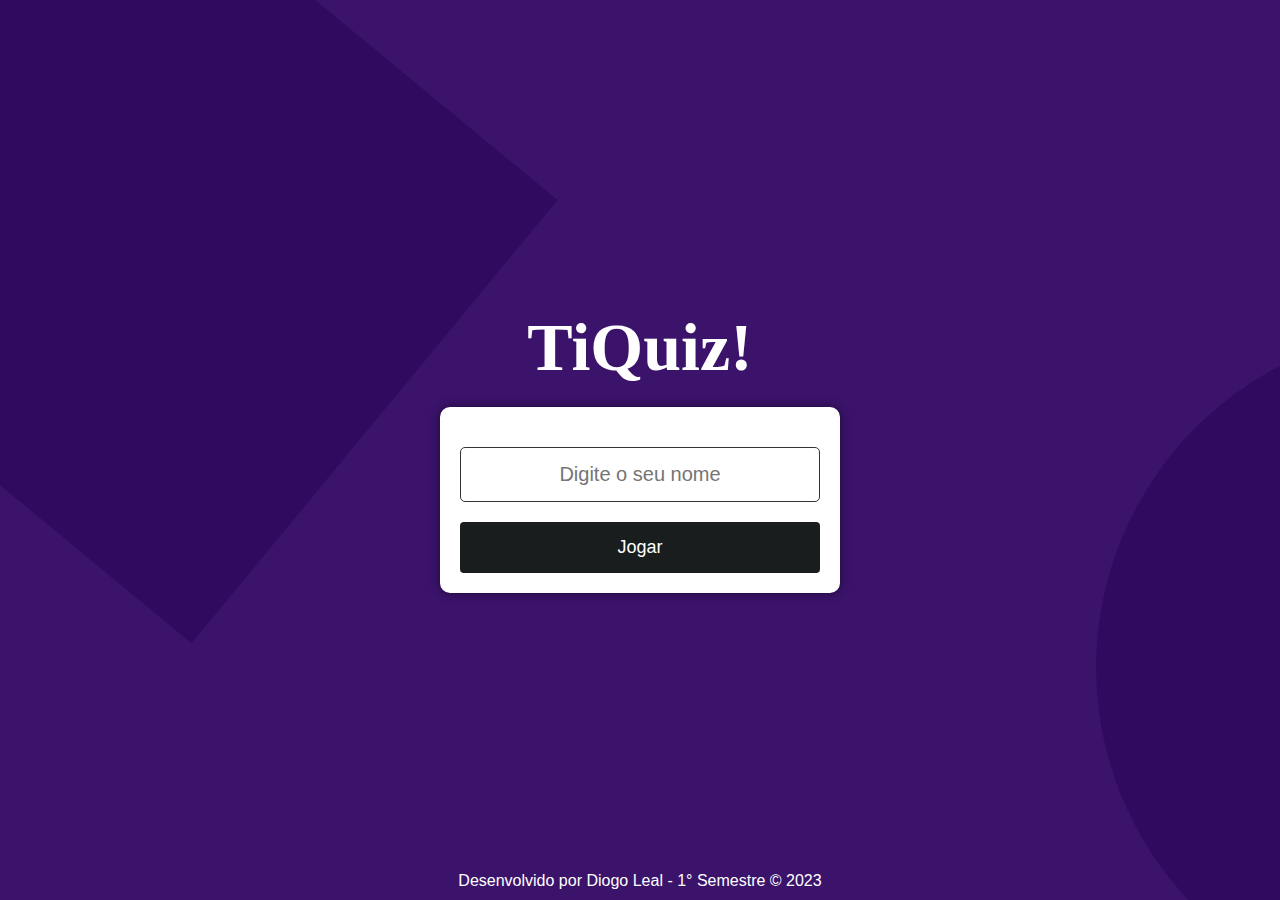
<file: Source/index.html>
<!DOCTYPE html>
<html lang="en">
<head>
    <meta charset="UTF-8">
    <meta name="viewport" content="width=device-width, initial-scale=1.0">
    <link rel="icon" type="image/x-icon" href="../Imagens_PP/decode.png">
    <link rel="stylesheet" href="style.css">
    <title>TiQuiz</title>
</head>
<body>
    <h1 class="title">TiQuiz!</h1>
    <div class="container">
        <div class="input-container">
            <input type="text" id="playerName" placeholder="Digite o seu nome" required>
        </div>
        <a class="play-button" href="#" onclick="startGame()">Jogar</a>
    </div>

    <footer class="footer">
        <p>Desenvolvido por Diogo Leal - 1° Semestre &copy; 2023</p>
    </footer>
    <script>
        function startGame() {
            var playerName = document.getElementById('playerName').value;
    
            // Verificar se o jogador digitou um nome
            if (playerName.trim() === "") {
                alert("Por favor, digite o seu nome antes de jogar.");
            } else {
                localStorage.setItem('playerName', playerName);
                window.location.href = 'game.html';
            }
        }
        // Adicionar evento de escuta para a tecla "Enter"
        document.getElementById('playerName').addEventListener('keyup', function(event) {
            if (event.key === 'Enter') {
                startGame();
            }
        });
    </script>
</body>
</html>
</file>
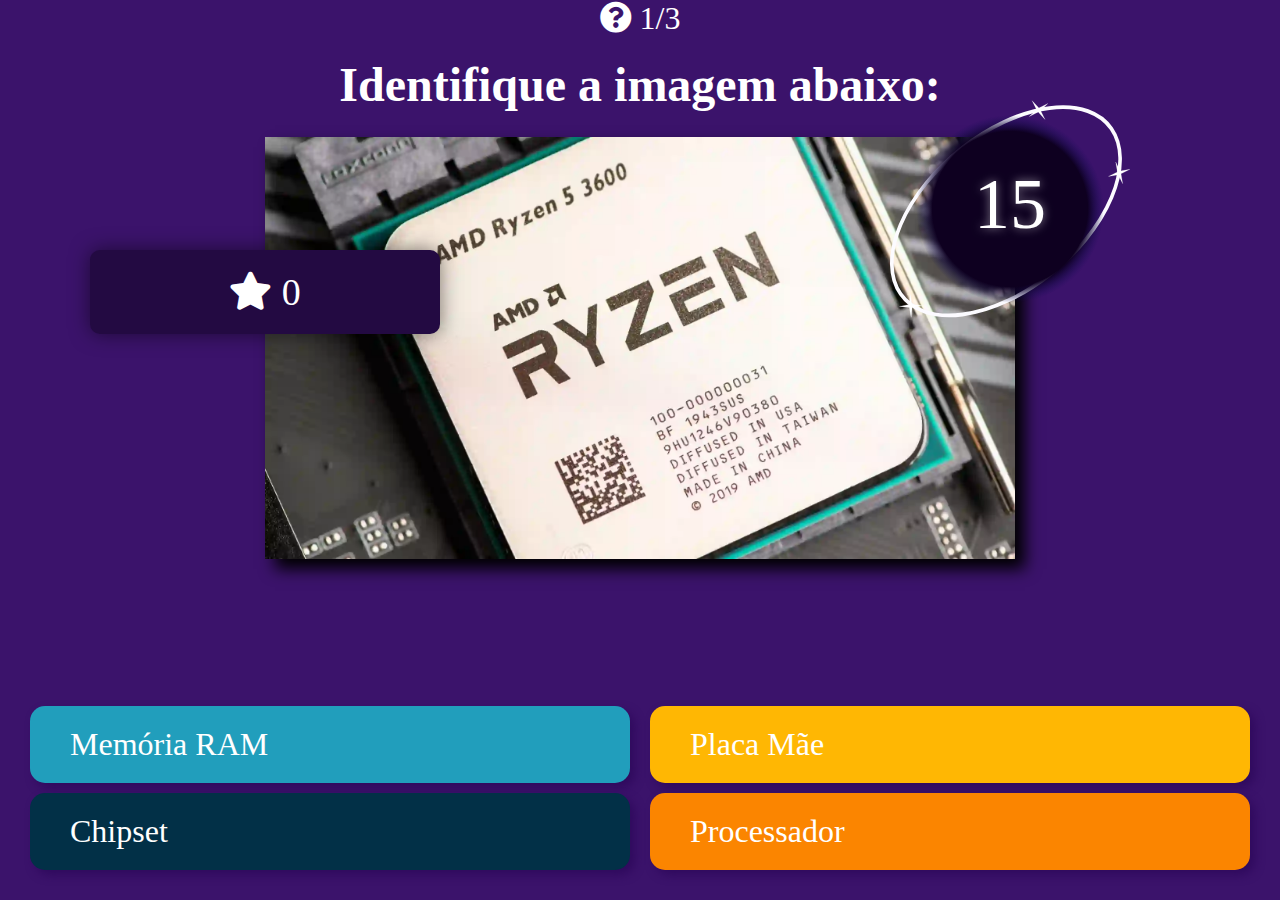
<file: Source/game.html>
<!DOCTYPE html>
<html lang="en">
<head>
    <meta charset="UTF-8">
    <meta name="viewport" content="width=device-width, initial-scale=1.0">
    <link rel="icon" type="image/x-icon" href="../Imagens_PP/decode.png">
    <link rel="stylesheet" href="quiz.css">
    <link rel="stylesheet" href="https://use.fontawesome.com/releases/v5.0.7/css/all.css">

    <title>TiQuiz</title>
</head>
<body>
    <div class="timer">15</div>
    <div class="question-counter">
        <i class="fas fa-question-circle"></i>
        <span id="questionCounter"></span>
    </div>
    <div class="score-container">
        <div id="playerName"></div>
        <div class="score">
            <i class="fas fa-star"></i>
            <span id="score">0</span>
        </div>
    </div>
    
    <div class="question-container">
        <h2>Tipo</h2>
    </div>
    <div class="image-container">
        <img class="image" src="" alt="Imagem da pergunta">
    </div>
    <div class="description-container">
        <h2>
            Descrição
        </h2>
    </div>
    <div class="answer-container">
        <div class="answer-stack answer-stack-left">
            <div class="answer-choice choice-a">first</div>
            <div class="answer-choice choice-b">second</div>
        </div>
        <div class="answer-stack answer-stack-right">
            <div class="answer-choice choice-c">third</div>
            <div class="answer-choice choice-d">fourth</div>
        </div>
    </div>
    <button id="play-again" style="display: none;">Tentar Novamente</button>
    <script src="main.js"></script>
</body>
</html>
</file>
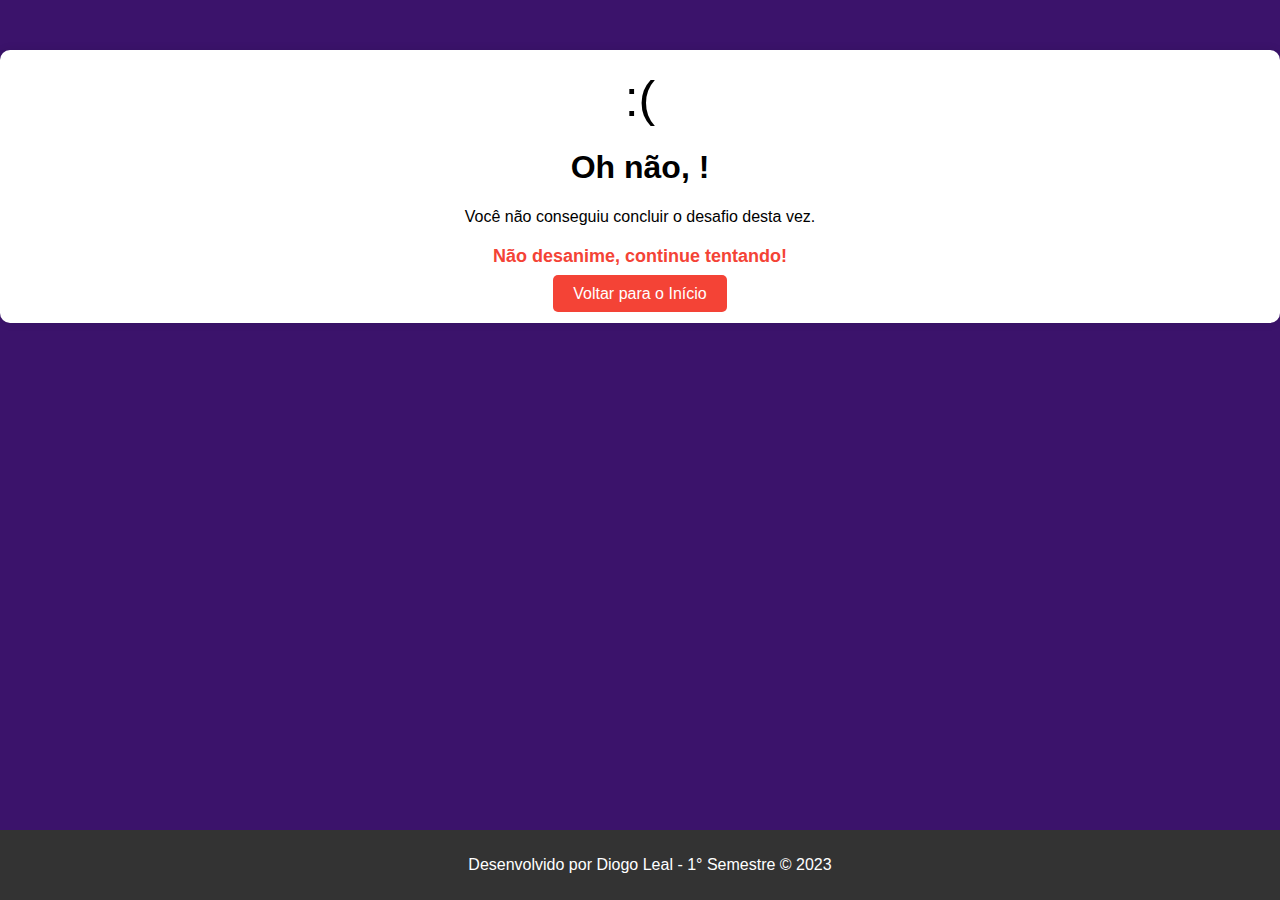
<file: Source/lost.html>
<!DOCTYPE html>
<html lang="en">
<head>
    <meta charset="UTF-8">
    <meta name="viewport" content="width=device-width, initial-scale=1.0">
    <link rel="icon" type="image/x-icon" href="../Imagens_PP/decode.png">
    <style>
        body {
            font-family: Arial, sans-serif;
            background-color: #3b136b;
            margin: 0;
            padding: 0;
        }

        .lost-container {
            text-align: center;
            margin-top: 50px;
            padding: 20px;
            background-color: #fff;
            border-radius: 10px;
            box-shadow: 0 0 10px rgba(0, 0, 0, 0.1);
        }

        .sad-face {
            font-size: 50px;
            margin-bottom: 20px;
        }

        .message {
            color: #f44336;
            font-size: 18px;
            font-weight: bold;
            margin-top: 20px;
        }

        .back-to-index {
            margin-top: 20px;
            padding: 10px 20px;
            font-size: 16px;
            background-color: #f44336;
            color: #fff;
            text-decoration: none;
            border-radius: 5px;
            cursor: pointer;
        }
        
        .back-to-index:hover{
            box-shadow: 0 3px 6px rgba(0, 0, 0, 0.1);
            transform: translateY(3px);
        }

        footer {
            position: fixed;
            bottom: 0;
            width: 100%;
            background-color: #333;
            color: #fff;
            text-align: center;
            padding: 10px;
        }
    </style>
    <title>Você Perdeu</title>
</head>
<body>
    <div class="lost-container">
        <div class="sad-face">:(</div>
        <h1>Oh não, <span id="playerName"></span>!</h1>
        <p>Você não conseguiu concluir o desafio desta vez.</p>
        <p class="message">Não desanime, continue tentando!</p>
        <a href="index.html" class="back-to-index">Voltar para o Início</a>
    </div>

    <footer>
        <p>Desenvolvido por Diogo Leal - 1° Semestre &copy; 2023</p>
    </footer>

    <script>
        // Recuperar nome do jogador do armazenamento local
        var playerName = localStorage.getItem('playerName');

        // Atualizar o elemento HTML com o nome do jogador
        document.getElementById('playerName').textContent = playerName;
    </script>
</body>
</html>
</file>
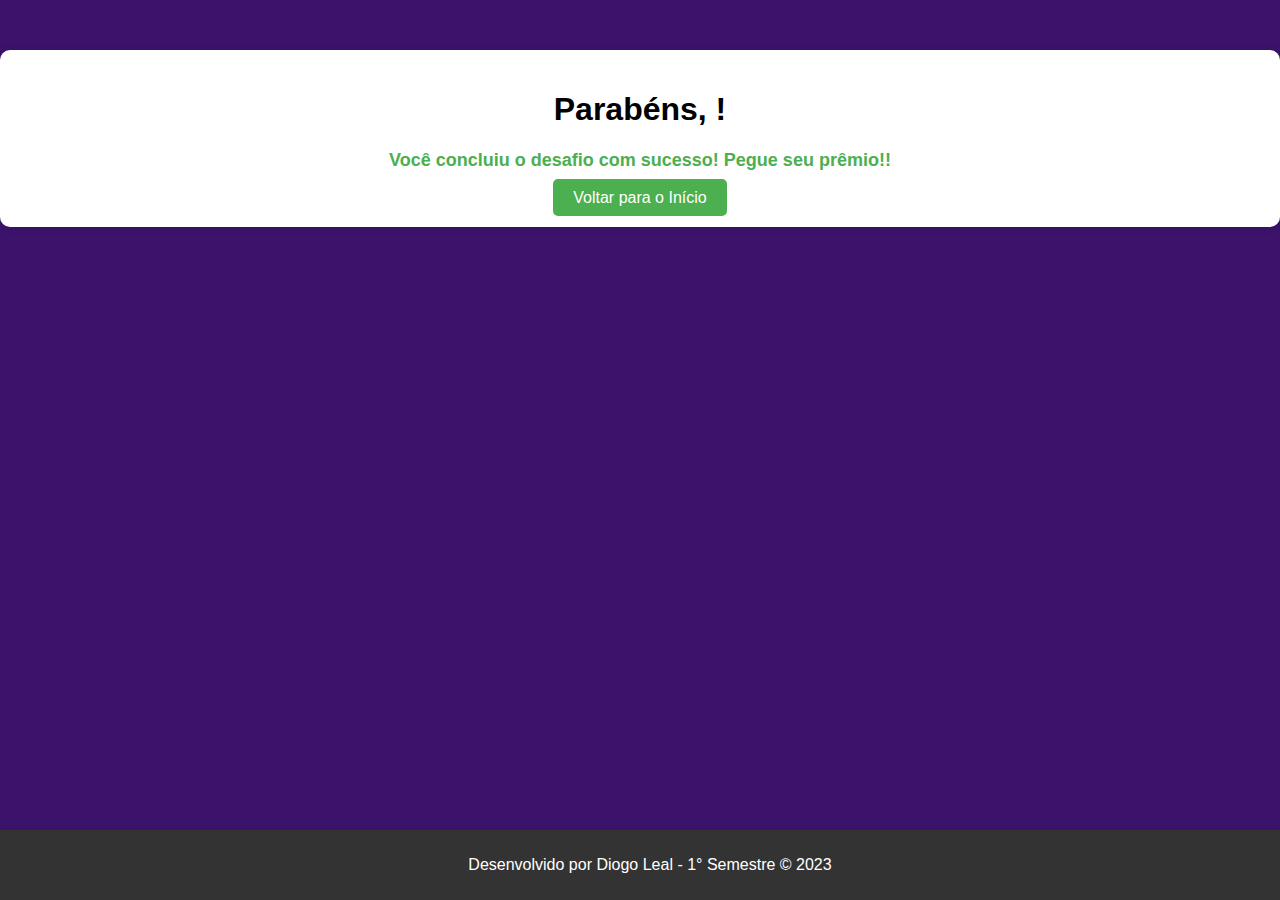
<file: Source/won.html>
<!DOCTYPE html>
<html lang="en">
<head>
    <meta charset="UTF-8">
    <meta name="viewport" content="width=device-width, initial-scale=1.0">
    <link rel="icon" type="image/x-icon" href="../Imagens_PP/decode.png">
    <style>
        body {
            font-family: Arial, sans-serif;
            background-color: #3b136b;
            margin: 0;
            padding: 0;
        }

        .won-container {
            text-align: center;
            margin-top: 50px;
            padding: 20px;
            background-color: #fff;
            border-radius: 10px;
            box-shadow: 0 0 10px rgba(0, 0, 0, 0.1);
        }

        .congratulations {
            color: #4caf50;
            font-size: 18px;
            font-weight: bold;
            margin-top: 20px;
        }

        .back-to-index {
            margin-top: 20px;
            padding: 10px 20px;
            font-size: 16px;
            background-color: #4caf50;
            color: #fff;
            text-decoration: none;
            border-radius: 5px;
            cursor: pointer;
        }
        
        .back-to-index:hover{
            box-shadow: 0 3px 6px rgba(0, 0, 0, 0.1);
            transform: translateY(3px);
        }

        footer {
            position: fixed;
            bottom: 0;
            width: 100%;
            background-color: #333;
            color: #fff;
            text-align: center;
            padding: 10px;
        }
        
    </style>
    <title>Parabéns!</title>
</head>
<body>
    <div class="won-container">
        <h1>Parabéns, <span id="playerName"></span>!</h1>
        <p class="congratulations">Você concluiu o desafio com sucesso! Pegue seu prêmio!!</p>
        <a href="index.html" class="back-to-index">Voltar para o Início</a>
    </div>

    <footer>
        <p>Desenvolvido por Diogo Leal - 1° Semestre &copy; 2023</p>
    </footer>

    <script>
        // Recuperar nome e pontuação do jogador do armazenamento local
        var playerName = localStorage.getItem('playerName');
        var playerScore = localStorage.getItem('playerScore');

        // Atualizar os elementos HTML com os dados do jogador
        document.getElementById('playerName').textContent = playerName;
        document.getElementById('playerScore').textContent = playerScore;
    </script>
</body>
</html>
</file>
<file: Source/style.css>
* {
    margin: 0;
    padding: 0;
    box-sizing: border-box;
}

body {
    font-family: Arial, sans-serif;
    background-color: #3b136b;
    display: flex;
    flex-direction: column; 
    justify-content: center;
    align-items: center;
    min-height: 100vh;
    margin: 0;
    position: relative;
    background-image: url('../Imagens_PP/MainBackground.svg');
    background-size: cover;
}

.title {
    font-family: "Lobster", cursive;
    font-size: 68px;
    color: #ffffff;
    margin-bottom: 20px;
}

.container {
    background-color: white;
    border-radius: 10px;
    padding: 20px;
    text-align: center;
    box-shadow: 0 0 10px rgba(0, 0, 0, 0.5);
    max-width: 400px;
    width: 100%;
}

h1 {
    color: #0099cc;
}

.input-container {
    text-align: center;
    margin: 10px 0;
}

input[type="text"] {
    padding: 15px;
    width: 100%;
    border: 1px solid #303536;
    border-radius: 5px;
    margin: 10px 0;
    text-align: center;
    font-size: 20px;
    
}

.play-button {
    background-color: #191d1e;
    color: white;
    border: none;
    border-radius: 4px;
    padding: 15px 20px;
    font-size: 18px;
    cursor: pointer;
    width: 100%;
    text-decoration: none;
    display: block;
}

.play-button:hover {
    background-color: #292d30;
    padding: 13px 20px
}

.footer {
    color: white;
    text-align: center;
    padding: 10px;
    font-size: 16px;
    position: absolute;
    bottom: 0; 
    width: 100%; 
}
</file>
<file: Source/quiz.css>
* {
    margin: 0;
    padding: 0;
    box-sizing: border-box;
}

body {
    font-family: "Lobster", cursive;
    background-color: #3b136b;
    color: #fff;
    margin: 0;
    padding: 0;
    position: relative;
}

.timer {
    position: absolute;
    top: 100px;
    right: 150px;
    width: 240px; 
    height: 240px; 
    background: url('../Imagens_PP/blackhole.svg') no-repeat;
    background-size: contain;
    color: #ffffff;
    font-size: 72px;
    text-align: center;
    line-height: 2.9; 
    text-shadow: 0 0 10px rgba(255, 255, 255, 0.5);
}


.score-container {
    position: absolute;
    top: 250px;
    left: 90px;
    color: #ffffff;
    font-size: 38px;
    background-color: #230a42;
    border-radius: 10px;
    padding: 20px;
    text-align: center;
    max-width: 350px;
    width: 100%;
    display: flex;
    flex-direction: column;
    align-items: center;
    justify-content: space-around;
    box-shadow: 0 0 20px rgba(0, 0, 0, 0.5);
    transition: transform 0.3s;
}

.question-counter{
	text-align: center;
	font-size: 32px;
}

.score-container:hover {
    transform: scale(1.1);
}

.question-container {
    text-align: center;
    font-size: 32px;
    margin-top: 20px;
}

.description-container {
    text-align: center;
    font-size: 52px;
}

.image-container {
    text-align: center;
    margin-top: 25px;
}

.image {
    max-width: 750px;
    max-height: 500px;
    box-shadow: 10px 10px 15px rgb(0, 0, 0);
}

.answer-container {
    display: flex;
    justify-content: space-between;
    font-size: 32px;
    font-family: "Lobster", cursive;
    position: fixed;
    bottom: 0;
    left: 0;
    width: 100%;
    background-color: #3b136b;
    padding: 20px;
}

.answer-stack {
    flex: 1;
}

.answer-choice {
    padding: 20px 40px;
    margin: 10px;
    border-radius: 15px;
    cursor: pointer;
    color: #ffffff;
    box-shadow: 5px 5px 10px rgb(48, 10, 94);
    transition: all 0.3s;
}

.choice-a {
    background-color: #219EBC;
}

.choice-b {
    background-color: #023047;
}

.choice-c {
    background-color: #FFB703;
}

.choice-d {
    background-color: #FB8500;
}

.answer-choice:hover {
    box-shadow: 0 3px 6px rgba(0, 0, 0, 0.1);
    transform: translateY(3px);
}
</file>
